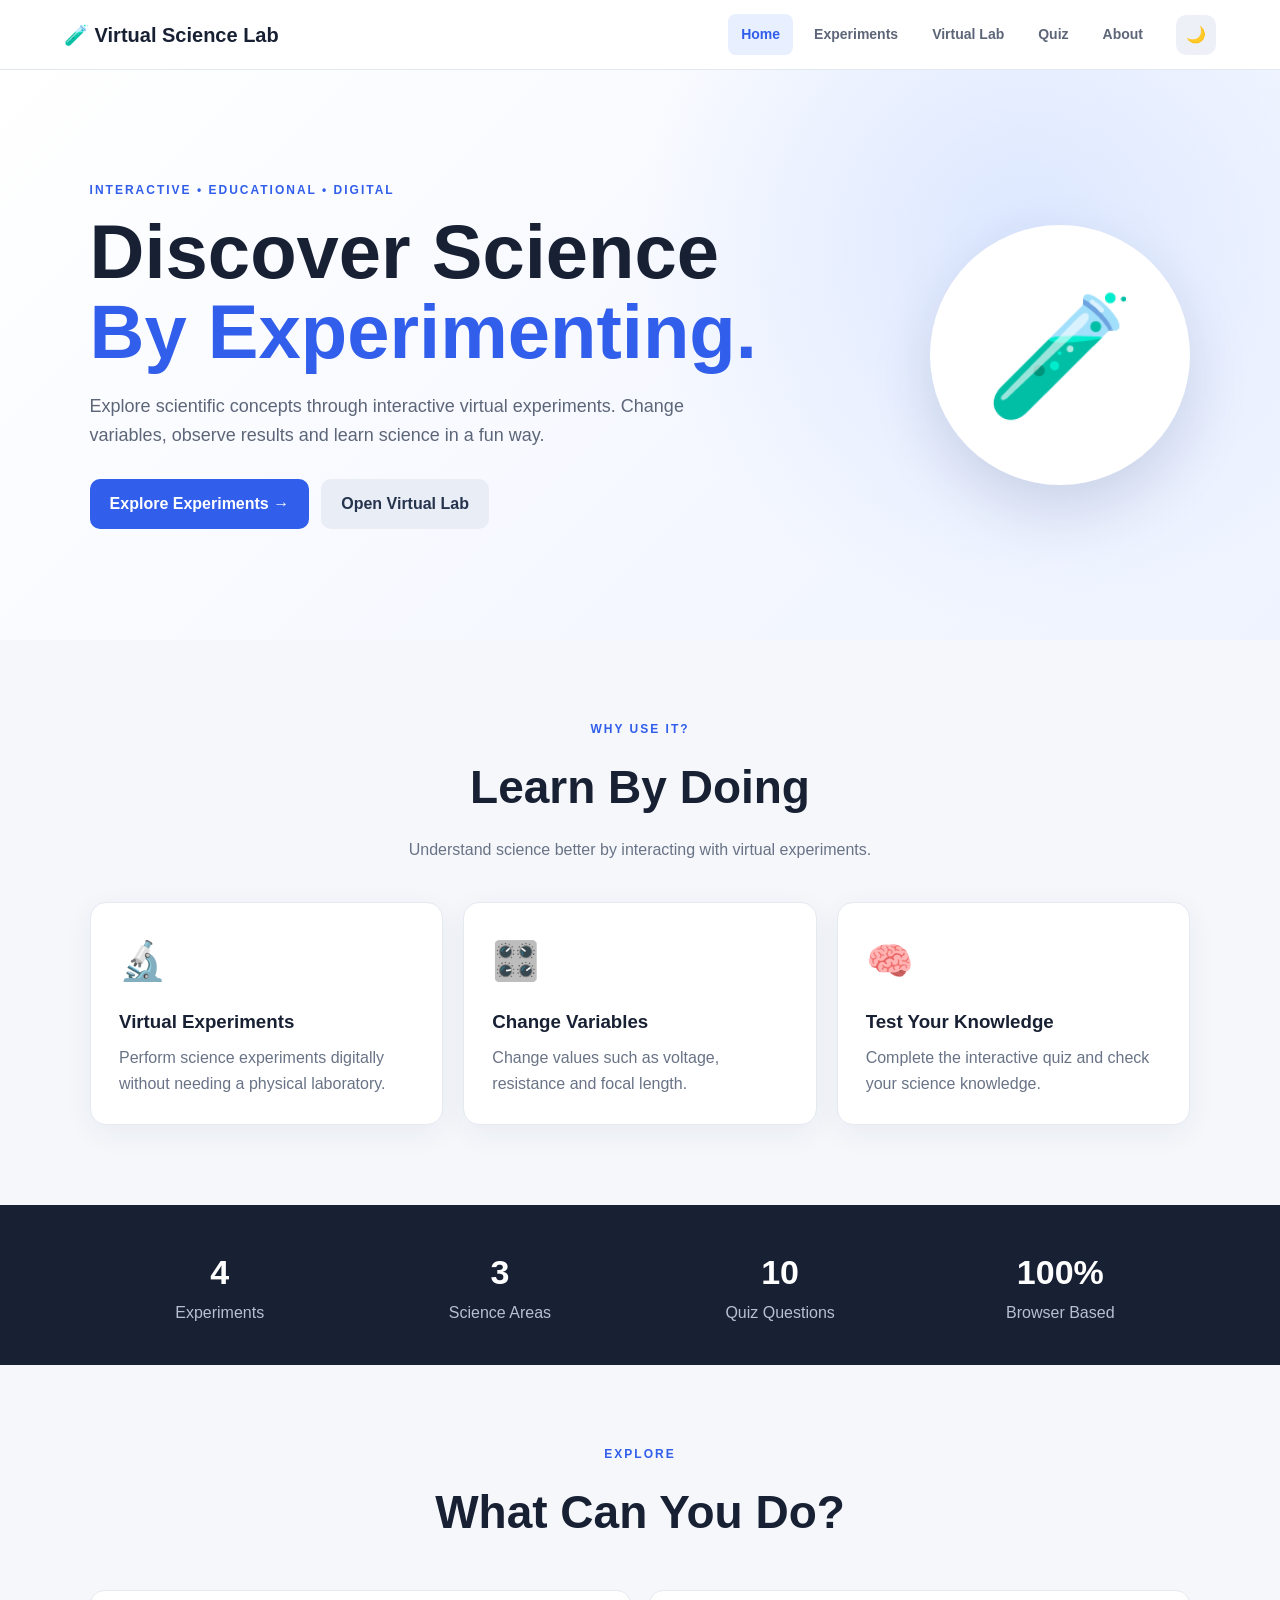
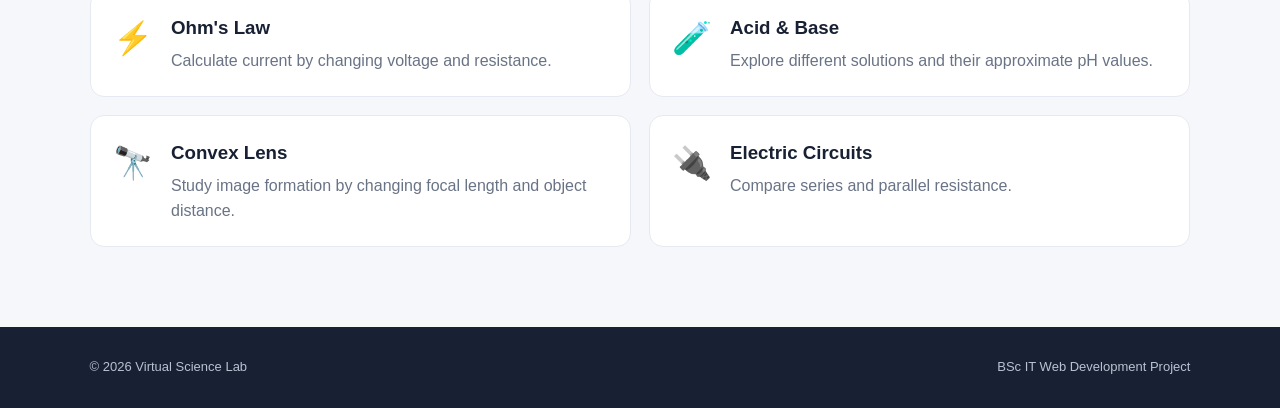
<file: index.html>
<!DOCTYPE html>
<html lang="en">
<head>
    <meta charset="UTF-8">
    <meta name="viewport" content="width=device-width, initial-scale=1.0">
    <title>Virtual Science Lab</title>
    <link rel="stylesheet" href="css/style.css">
</head>

<body>

<header>
    <div class="logo">🧪 Virtual Science Lab</div>

    <button class="menu-btn" onclick="toggleMenu()">☰</button>

    <nav id="nav">
        <a href="index.html" class="active">Home</a>
        <a href="experiments.html">Experiments</a>
        <a href="lab.html">Virtual Lab</a>
        <a href="quiz.html">Quiz</a>
        <a href="about.html">About</a>
    </nav>

    <button class="theme-btn" onclick="toggleTheme()">🌙</button>
</header>

<main>

<section class="hero">

    <div class="hero-content">

        <p class="eyebrow">INTERACTIVE • EDUCATIONAL • DIGITAL</p>

        <h1>
            Discover Science<br>
            <span>By Experimenting.</span>
        </h1>

        <p class="hero-text">
            Explore scientific concepts through interactive
            virtual experiments. Change variables, observe
            results and learn science in a fun way.
        </p>

        <div class="buttons">
            <a href="experiments.html" class="btn">
                Explore Experiments →
            </a>

            <a href="lab.html" class="btn secondary">
                Open Virtual Lab
            </a>
        </div>

    </div>

    <div class="hero-icon">
        🧪
    </div>

</section>


<section class="section">

    <div class="section-title">
        <p class="eyebrow">WHY USE IT?</p>
        <h2>Learn By Doing</h2>
        <p>
            Understand science better by interacting
            with virtual experiments.
        </p>
    </div>

    <div class="cards">

        <div class="card">
            <div class="card-icon">🔬</div>
            <h3>Virtual Experiments</h3>
            <p>
                Perform science experiments digitally
                without needing a physical laboratory.
            </p>
        </div>

        <div class="card">
            <div class="card-icon">🎛️</div>
            <h3>Change Variables</h3>
            <p>
                Change values such as voltage,
                resistance and focal length.
            </p>
        </div>

        <div class="card">
            <div class="card-icon">🧠</div>
            <h3>Test Your Knowledge</h3>
            <p>
                Complete the interactive quiz and
                check your science knowledge.
            </p>
        </div>

    </div>

</section>


<section class="stats">

    <div>
        <strong>4</strong>
        <span>Experiments</span>
    </div>

    <div>
        <strong>3</strong>
        <span>Science Areas</span>
    </div>

    <div>
        <strong>10</strong>
        <span>Quiz Questions</span>
    </div>

    <div>
        <strong>100%</strong>
        <span>Browser Based</span>
    </div>

</section>


<section class="section">

    <div class="section-title">
        <p class="eyebrow">EXPLORE</p>
        <h2>What Can You Do?</h2>
    </div>

    <div class="feature-grid">

        <div class="feature">
            <span>⚡</span>
            <div>
                <h3>Ohm's Law</h3>
                <p>
                    Calculate current by changing voltage
                    and resistance.
                </p>
            </div>
        </div>

        <div class="feature">
            <span>🧪</span>
            <div>
                <h3>Acid & Base</h3>
                <p>
                    Explore different solutions and
                    their approximate pH values.
                </p>
            </div>
        </div>

        <div class="feature">
            <span>🔭</span>
            <div>
                <h3>Convex Lens</h3>
                <p>
                    Study image formation by changing
                    focal length and object distance.
                </p>
            </div>
        </div>

        <div class="feature">
            <span>🔌</span>
            <div>
                <h3>Electric Circuits</h3>
                <p>
                    Compare series and parallel
                    resistance.
                </p>
            </div>
        </div>

    </div>

</section>

</main>


<footer>
    <p>© 2026 Virtual Science Lab</p>
    <p>BSc IT Web Development Project</p>
</footer>


<script src="js/script.js"></script>

</body>
</html>
</file>
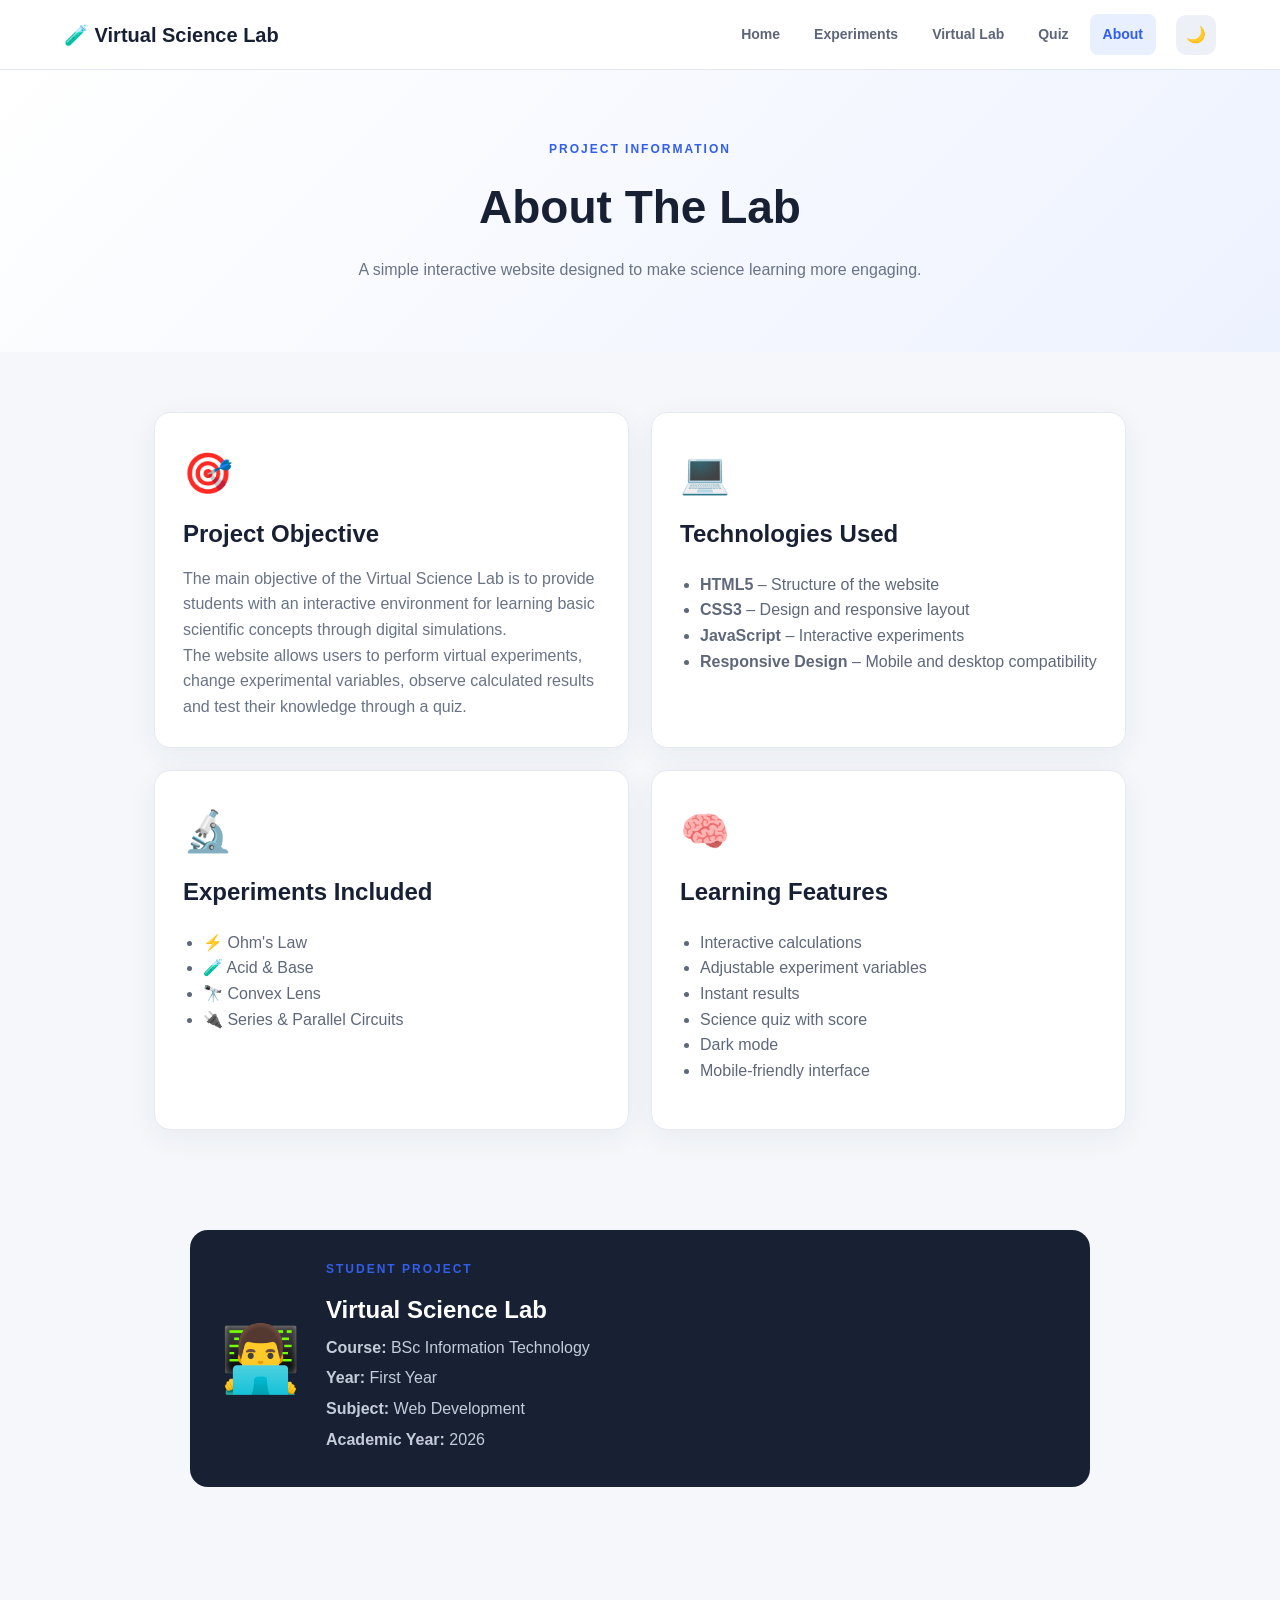
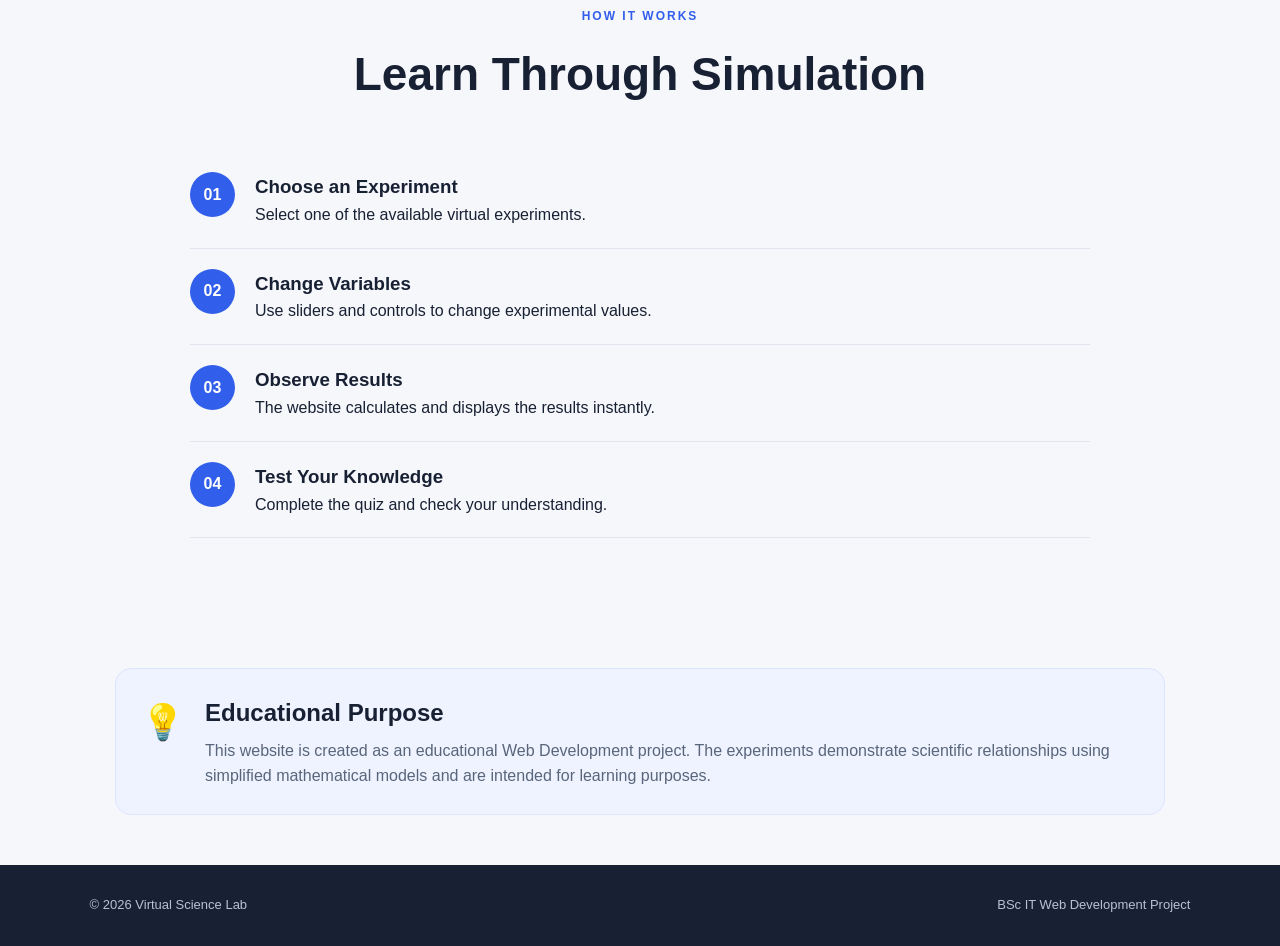
<file: about.html>
<!DOCTYPE html>
<html lang="en">

<head>

    <meta charset="UTF-8">

    <meta name="viewport"
          content="width=device-width, initial-scale=1.0">

    <title>About | Virtual Science Lab</title>

    <link rel="stylesheet"
          href="css/style.css">

</head>

<body>

<header>

    <div class="logo">
        🧪 Virtual Science Lab
    </div>

    <button class="menu-btn"
            onclick="toggleMenu()">
        ☰
    </button>

    <nav id="nav">

        <a href="index.html">
            Home
        </a>

        <a href="experiments.html">
            Experiments
        </a>

        <a href="lab.html">
            Virtual Lab
        </a>

        <a href="quiz.html">
            Quiz
        </a>

        <a href="about.html"
           class="active">
            About
        </a>

    </nav>

    <button class="theme-btn"
            onclick="toggleTheme()">
        🌙
    </button>

</header>


<main>


<!-- PAGE HEADER -->

<section class="page-header">

    <p class="eyebrow">
        PROJECT INFORMATION
    </p>

    <h1>
        About The Lab
    </h1>

    <p>
        A simple interactive website designed
        to make science learning more engaging.
    </p>

</section>


<!-- PROJECT INTRODUCTION -->

<section class="about-grid">


    <div class="about-card">

        <div class="about-icon">
            🎯
        </div>

        <h2>
            Project Objective
        </h2>

        <p>
            The main objective of the Virtual Science
            Lab is to provide students with an interactive
            environment for learning basic scientific
            concepts through digital simulations.
        </p>

        <p>
            The website allows users to perform virtual
            experiments, change experimental variables,
            observe calculated results and test their
            knowledge through a quiz.
        </p>

    </div>


    <div class="about-card">

        <div class="about-icon">
            💻
        </div>

        <h2>
            Technologies Used
        </h2>

        <ul>

            <li>
                <strong>HTML5</strong> –
                Structure of the website
            </li>

            <li>
                <strong>CSS3</strong> –
                Design and responsive layout
            </li>

            <li>
                <strong>JavaScript</strong> –
                Interactive experiments
            </li>

            <li>
                <strong>Responsive Design</strong> –
                Mobile and desktop compatibility
            </li>

        </ul>

    </div>


    <div class="about-card">

        <div class="about-icon">
            🔬
        </div>

        <h2>
            Experiments Included
        </h2>

        <ul>

            <li>
                ⚡ Ohm's Law
            </li>

            <li>
                🧪 Acid & Base
            </li>

            <li>
                🔭 Convex Lens
            </li>

            <li>
                🔌 Series & Parallel Circuits
            </li>

        </ul>

    </div>


    <div class="about-card">

        <div class="about-icon">
            🧠
        </div>

        <h2>
            Learning Features
        </h2>

        <ul>

            <li>
                Interactive calculations
            </li>

            <li>
                Adjustable experiment variables
            </li>

            <li>
                Instant results
            </li>

            <li>
                Science quiz with score
            </li>

            <li>
                Dark mode
            </li>

            <li>
                Mobile-friendly interface
            </li>

        </ul>

    </div>

</section>


<!-- STUDENT DETAILS -->

<section class="student-section">

    <div class="student-card">

        <div class="student-icon">
            👨‍💻
        </div>

        <div>

            <p class="eyebrow">
                STUDENT PROJECT
            </p>

            <h2>
                Virtual Science Lab
            </h2>

            <div class="student-details">

                <p>
                    <strong>Course:</strong>
                    BSc Information Technology
                </p>

                <p>
                    <strong>Year:</strong>
                    First Year
                </p>

                <p>
                    <strong>Subject:</strong>
                    Web Development
                </p>

                <p>
                    <strong>Academic Year:</strong>
                    2026
                </p>

            </div>

        </div>

    </div>

</section>


<!-- HOW IT WORKS -->

<section class="section">

    <div class="section-title">

        <p class="eyebrow">
            HOW IT WORKS
        </p>

        <h2>
            Learn Through Simulation
        </h2>

    </div>


    <div class="steps">

        <div class="step">

            <span>01</span>

            <div>

                <h3>
                    Choose an Experiment
                </h3>

                <p>
                    Select one of the available
                    virtual experiments.
                </p>

            </div>

        </div>


        <div class="step">

            <span>02</span>

            <div>

                <h3>
                    Change Variables
                </h3>

                <p>
                    Use sliders and controls to
                    change experimental values.
                </p>

            </div>

        </div>


        <div class="step">

            <span>03</span>

            <div>

                <h3>
                    Observe Results
                </h3>

                <p>
                    The website calculates and
                    displays the results instantly.
                </p>

            </div>

        </div>


        <div class="step">

            <span>04</span>

            <div>

                <h3>
                    Test Your Knowledge
                </h3>

                <p>
                    Complete the quiz and check
                    your understanding.
                </p>

            </div>

        </div>

    </div>

</section>


<!-- NOTE -->

<section class="info-section">

    <div class="info-box">

        <div class="info-icon">
            💡
        </div>

        <div>

            <h2>
                Educational Purpose
            </h2>

            <p>
                This website is created as an educational
                Web Development project. The experiments
                demonstrate scientific relationships using
                simplified mathematical models and are
                intended for learning purposes.
            </p>

        </div>

    </div>

</section>

</main>


<footer>

    <p>
        © 2026 Virtual Science Lab
    </p>

    <p>
        BSc IT Web Development Project
    </p>

</footer>


<script src="js/script.js"></script>

</body>

</html>
</file>
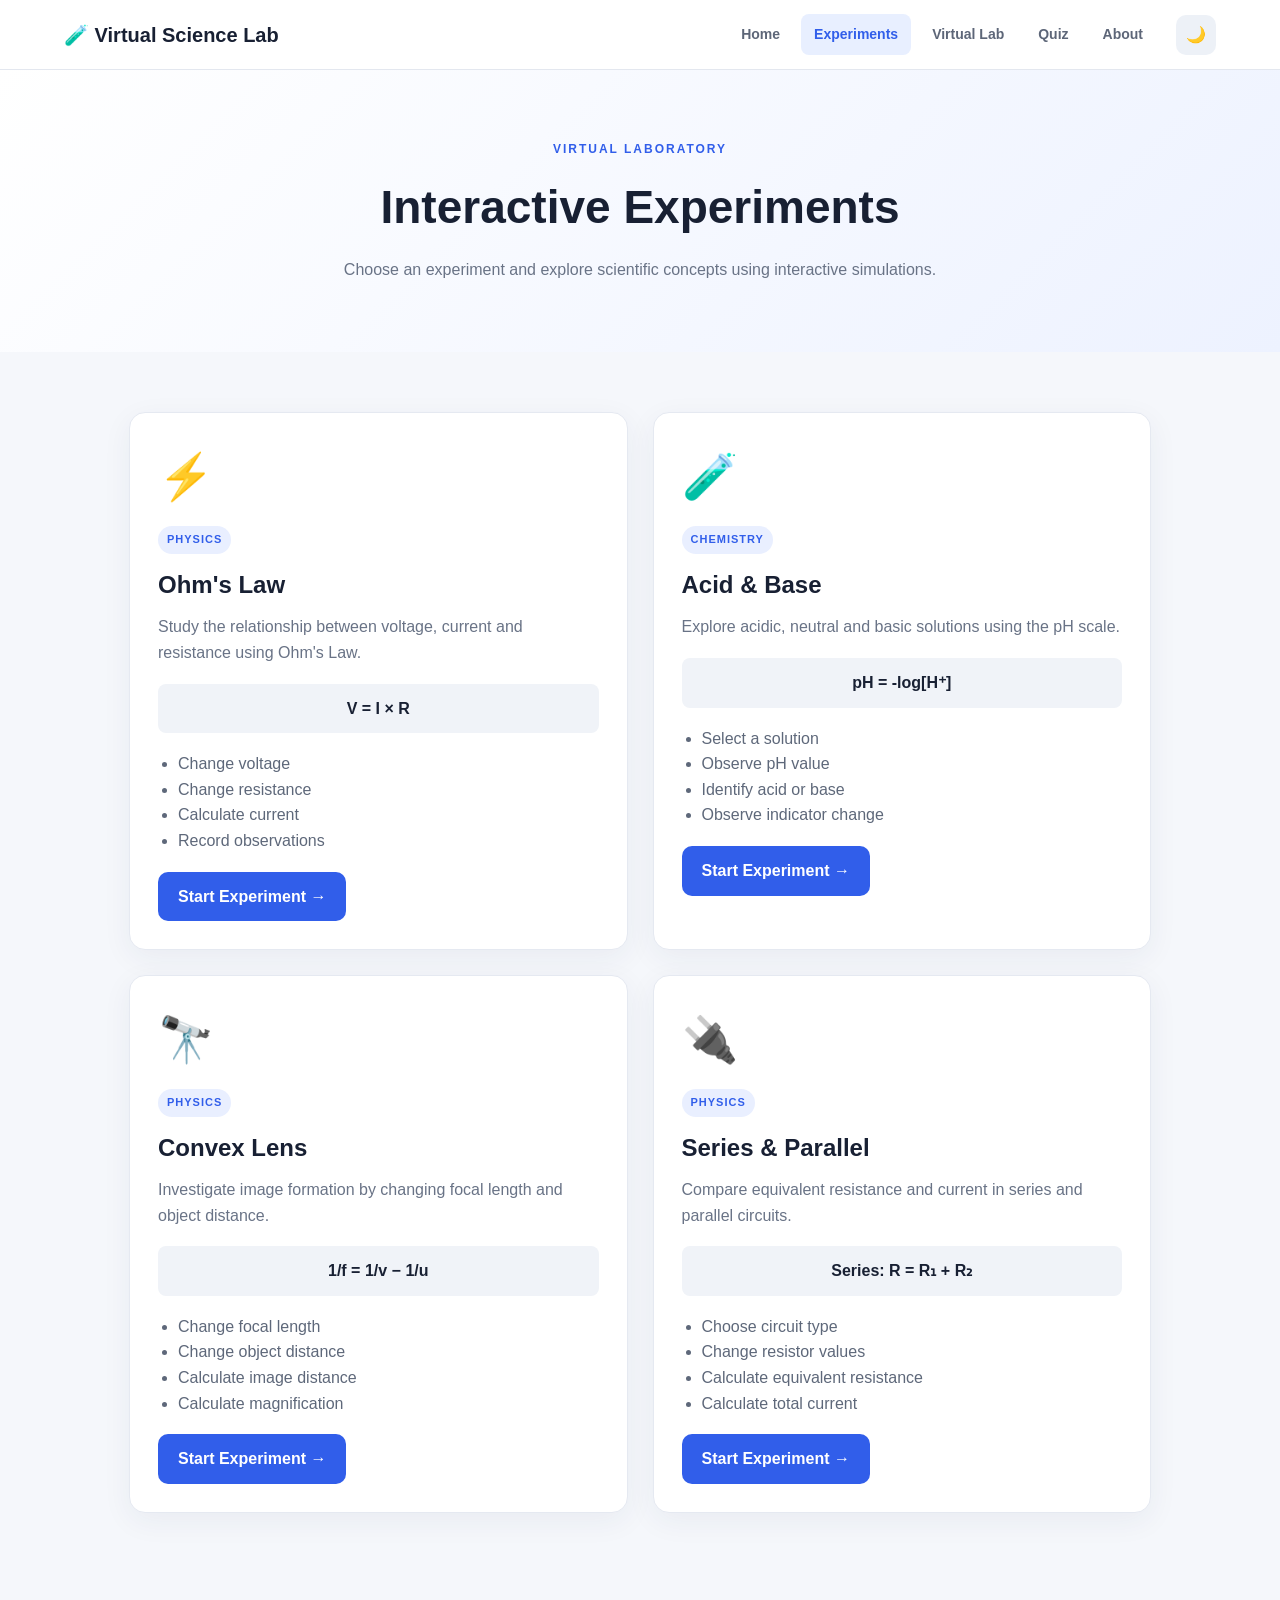
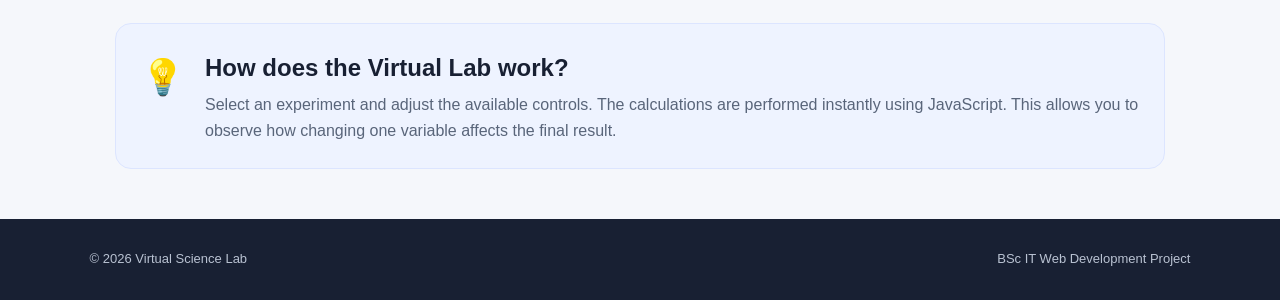
<file: experiments.html>
<!DOCTYPE html>
<html lang="en">
<head>
    <meta charset="UTF-8">
    <meta name="viewport" content="width=device-width, initial-scale=1.0">
    <title>Experiments | Virtual Science Lab</title>
    <link rel="stylesheet" href="css/style.css">
</head>

<body>

<header>
    <div class="logo">🧪 Virtual Science Lab</div>

    <button class="menu-btn" onclick="toggleMenu()">☰</button>

    <nav id="nav">
        <a href="index.html">Home</a>
        <a href="experiments.html" class="active">Experiments</a>
        <a href="lab.html">Virtual Lab</a>
        <a href="quiz.html">Quiz</a>
        <a href="about.html">About</a>
    </nav>

    <button class="theme-btn" onclick="toggleTheme()">🌙</button>
</header>


<main>

<section class="page-header">

    <p class="eyebrow">VIRTUAL LABORATORY</p>

    <h1>Interactive Experiments</h1>

    <p>
        Choose an experiment and explore scientific
        concepts using interactive simulations.
    </p>

</section>


<section class="experiment-grid">


    <!-- OHM'S LAW -->

    <article class="experiment-card">

        <div class="experiment-icon">⚡</div>

        <span class="badge">PHYSICS</span>

        <h2>Ohm's Law</h2>

        <p>
            Study the relationship between voltage,
            current and resistance using Ohm's Law.
        </p>

        <div class="formula">
            V = I × R
        </div>

        <ul>
            <li>Change voltage</li>
            <li>Change resistance</li>
            <li>Calculate current</li>
            <li>Record observations</li>
        </ul>

        <a href="lab.html#ohm" class="btn">
            Start Experiment →
        </a>

    </article>


    <!-- ACID AND BASE -->

    <article class="experiment-card">

        <div class="experiment-icon">🧪</div>

        <span class="badge">CHEMISTRY</span>

        <h2>Acid & Base</h2>

        <p>
            Explore acidic, neutral and basic solutions
            using the pH scale.
        </p>

        <div class="formula">
            pH = -log[H⁺]
        </div>

        <ul>
            <li>Select a solution</li>
            <li>Observe pH value</li>
            <li>Identify acid or base</li>
            <li>Observe indicator change</li>
        </ul>

        <a href="lab.html#ph" class="btn">
            Start Experiment →
        </a>

    </article>


    <!-- CONVEX LENS -->

    <article class="experiment-card">

        <div class="experiment-icon">🔭</div>

        <span class="badge">PHYSICS</span>

        <h2>Convex Lens</h2>

        <p>
            Investigate image formation by changing
            focal length and object distance.
        </p>

        <div class="formula">
            1/f = 1/v − 1/u
        </div>

        <ul>
            <li>Change focal length</li>
            <li>Change object distance</li>
            <li>Calculate image distance</li>
            <li>Calculate magnification</li>
        </ul>

        <a href="lab.html#lens" class="btn">
            Start Experiment →
        </a>

    </article>


    <!-- SERIES AND PARALLEL -->

    <article class="experiment-card">

        <div class="experiment-icon">🔌</div>

        <span class="badge">PHYSICS</span>

        <h2>Series & Parallel</h2>

        <p>
            Compare equivalent resistance and current
            in series and parallel circuits.
        </p>

        <div class="formula">
            Series: R = R₁ + R₂
        </div>

        <ul>
            <li>Choose circuit type</li>
            <li>Change resistor values</li>
            <li>Calculate equivalent resistance</li>
            <li>Calculate total current</li>
        </ul>

        <a href="lab.html#circuit" class="btn">
            Start Experiment →
        </a>

    </article>

</section>


<section class="info-section">

    <div class="info-box">

        <div class="info-icon">💡</div>

        <div>

            <h2>How does the Virtual Lab work?</h2>

            <p>
                Select an experiment and adjust the
                available controls. The calculations
                are performed instantly using JavaScript.
                This allows you to observe how changing
                one variable affects the final result.
            </p>

        </div>

    </div>

</section>

</main>


<footer>

    <p>© 2026 Virtual Science Lab</p>
    <p>BSc IT Web Development Project</p>

</footer>


<script src="js/script.js"></script>

</body>
</html>
</file>
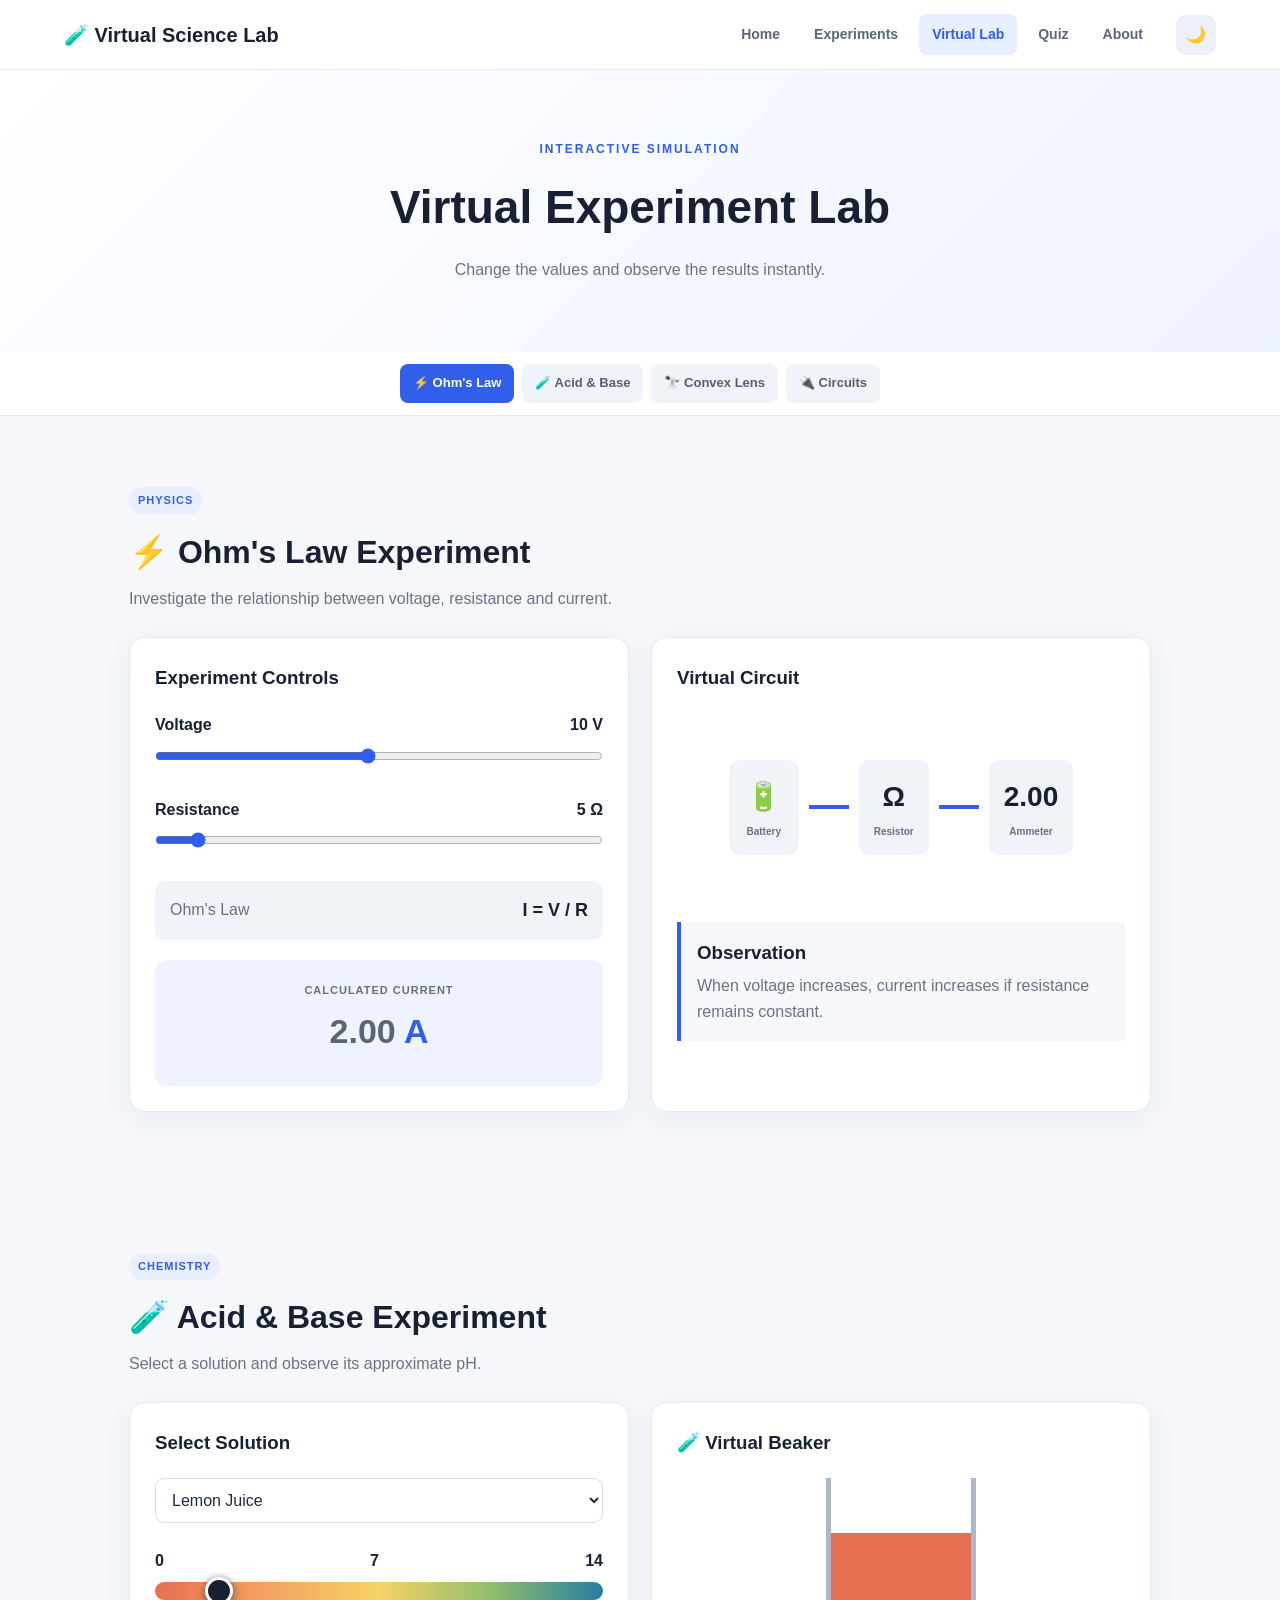
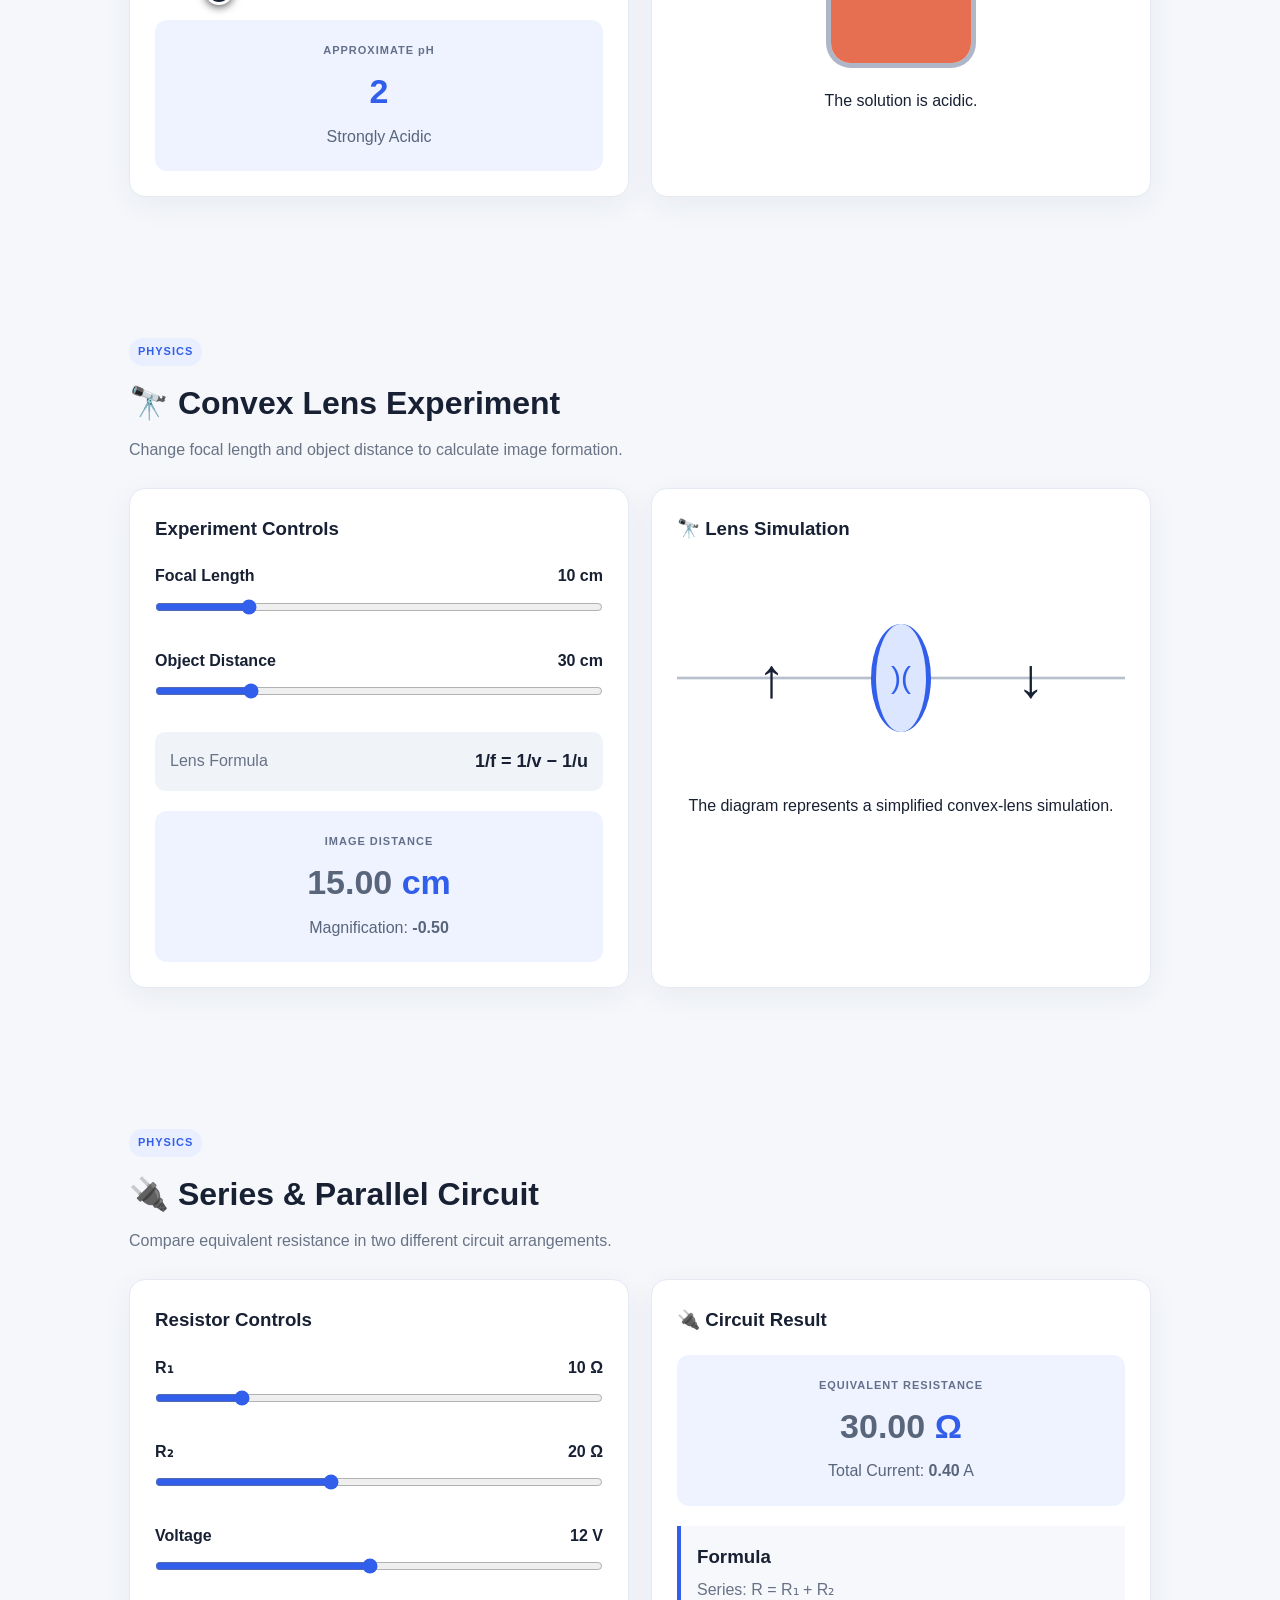
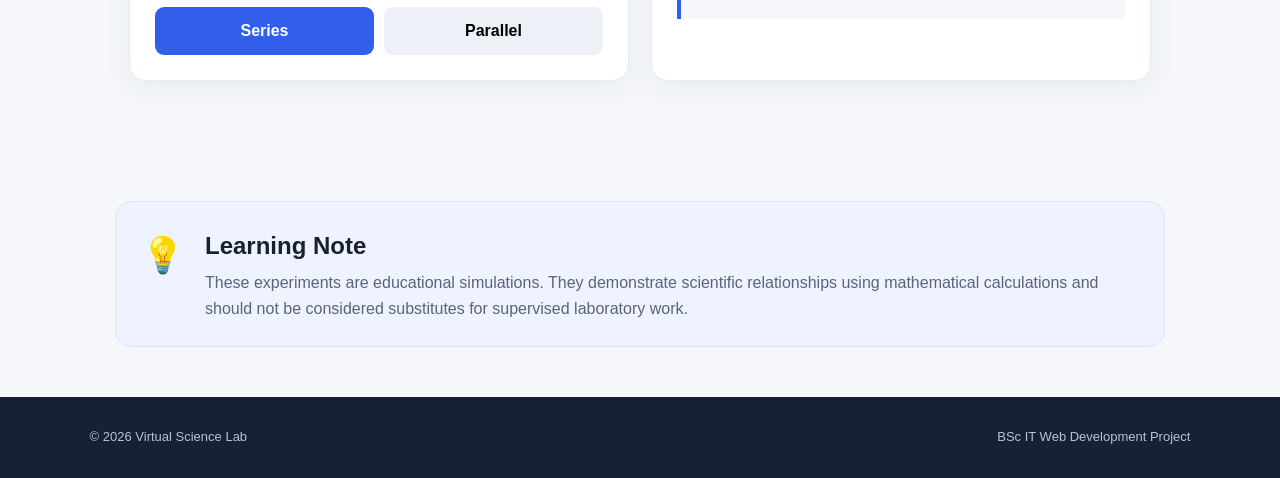
<file: lab.html>
<!DOCTYPE html>
<html lang="en">
<head>
    <meta charset="UTF-8">
    <meta name="viewport" content="width=device-width, initial-scale=1.0">

    <title>Virtual Lab | Virtual Science Lab</title>

    <link rel="stylesheet" href="css/style.css">
</head>

<body>

<header>

    <div class="logo">🧪 Virtual Science Lab</div>

    <button class="menu-btn" onclick="toggleMenu()">☰</button>

    <nav id="nav">
        <a href="index.html">Home</a>
        <a href="experiments.html">Experiments</a>
        <a href="lab.html" class="active">Virtual Lab</a>
        <a href="quiz.html">Quiz</a>
        <a href="about.html">About</a>
    </nav>

    <button class="theme-btn" onclick="toggleTheme()">🌙</button>

</header>


<main>

<section class="page-header">

    <p class="eyebrow">INTERACTIVE SIMULATION</p>

    <h1>Virtual Experiment Lab</h1>

    <p>
        Change the values and observe the results instantly.
    </p>

</section>


<!-- EXPERIMENT NAVIGATION -->

<div class="lab-navigation">

    <a href="#ohm" class="lab-link active">
        ⚡ Ohm's Law
    </a>

    <a href="#ph" class="lab-link">
        🧪 Acid & Base
    </a>

    <a href="#lens" class="lab-link">
        🔭 Convex Lens
    </a>

    <a href="#circuit" class="lab-link">
        🔌 Circuits
    </a>

</div>


<!-- ================================= -->
<!-- OHM'S LAW -->
<!-- ================================= -->

<section class="lab-section" id="ohm">

    <div class="lab-title">

        <span class="badge">PHYSICS</span>

        <h2>⚡ Ohm's Law Experiment</h2>

        <p>
            Investigate the relationship between voltage,
            resistance and current.
        </p>

    </div>


    <div class="lab-layout">


        <!-- CONTROLS -->

        <div class="lab-card">

            <h3>Experiment Controls</h3>

            <div class="control-group">

                <label>
                    Voltage

                    <strong>
                        <span id="voltageValue">10</span> V
                    </strong>
                </label>

                <input
                    type="range"
                    id="voltage"
                    min="1"
                    max="20"
                    value="10"
                >

            </div>


            <div class="control-group">

                <label>
                    Resistance

                    <strong>
                        <span id="resistanceValue">5</span> Ω
                    </strong>
                </label>

                <input
                    type="range"
                    id="resistance"
                    min="1"
                    max="50"
                    value="5"
                >

            </div>


            <div class="formula-box">

                <span>Ohm's Law</span>

                <strong>
                    I = V / R
                </strong>

            </div>


            <div class="result-box">

                <small>CALCULATED CURRENT</small>

                <strong>
                    <span id="currentValue">2.00</span> A
                </strong>

            </div>

        </div>


        <!-- SIMULATION -->

        <div class="lab-card">

            <h3>Virtual Circuit</h3>

            <div class="circuit-display">

                <div class="component">
                    🔋
                    <small>Battery</small>
                </div>

                <div class="wire"></div>

                <div class="component">
                    Ω
                    <small>Resistor</small>
                </div>

                <div class="wire"></div>

                <div class="component">
                    <span id="meterValue">2.00</span>
                    <small>Ammeter</small>
                </div>

            </div>


            <div class="observation">

                <h3>Observation</h3>

                <p>
                    When voltage increases, current increases
                    if resistance remains constant.
                </p>

            </div>

        </div>

    </div>

</section>


<!-- ================================= -->
<!-- ACID BASE -->
<!-- ================================= -->

<section class="lab-section" id="ph">

    <div class="lab-title">

        <span class="badge">CHEMISTRY</span>

        <h2>🧪 Acid & Base Experiment</h2>

        <p>
            Select a solution and observe its approximate pH.
        </p>

    </div>


    <div class="lab-layout">


        <div class="lab-card">

            <h3>Select Solution</h3>

            <select id="solution">

                <option value="2">
                    Lemon Juice
                </option>

                <option value="3">
                    Vinegar
                </option>

                <option value="7">
                    Pure Water
                </option>

                <option value="8">
                    Baking Soda Solution
                </option>

                <option value="10">
                    Soap Solution
                </option>

                <option value="13">
                    Strong Base Simulation
                </option>

            </select>


            <div class="ph-scale">

                <span>0</span>
                <span>7</span>
                <span>14</span>

            </div>


            <div class="ph-indicator">

                <div
                    id="phMarker"
                    class="ph-marker">
                </div>

            </div>


            <div class="result-box">

                <small>APPROXIMATE pH</small>

                <strong id="phValue">2</strong>

                <span id="phType">
                    Strongly Acidic
                </span>

            </div>

        </div>


        <div class="lab-card">

            <h3>🧪 Virtual Beaker</h3>

            <div class="beaker">

                <div
                    id="liquid"
                    class="liquid">
                </div>

            </div>

            <p
                id="indicatorText"
                class="center">
                The solution is acidic.
            </p>

        </div>

    </div>

</section>


<!-- ================================= -->
<!-- CONVEX LENS -->
<!-- ================================= -->

<section class="lab-section" id="lens">

    <div class="lab-title">

        <span class="badge">PHYSICS</span>

        <h2>🔭 Convex Lens Experiment</h2>

        <p>
            Change focal length and object distance
            to calculate image formation.
        </p>

    </div>


    <div class="lab-layout">


        <div class="lab-card">

            <h3>Experiment Controls</h3>

            <div class="control-group">

                <label>

                    Focal Length

                    <strong>
                        <span id="focalValue">10</span> cm
                    </strong>

                </label>

                <input
                    type="range"
                    id="focal"
                    min="5"
                    max="30"
                    value="10"
                >

            </div>


            <div class="control-group">

                <label>

                    Object Distance

                    <strong>
                        <span id="objectValue">30</span> cm
                    </strong>

                </label>

                <input
                    type="range"
                    id="objectDistance"
                    min="12"
                    max="100"
                    value="30"
                >

            </div>


            <div class="formula-box">

                <span>Lens Formula</span>

                <strong>
                    1/f = 1/v − 1/u
                </strong>

            </div>


            <div class="result-box">

                <small>IMAGE DISTANCE</small>

                <strong>
                    <span id="imageDistance">15.00</span> cm
                </strong>

                <span>
                    Magnification:
                    <b id="magnification">-0.50</b>
                </span>

            </div>

        </div>


        <div class="lab-card">

            <h3>🔭 Lens Simulation</h3>

            <div class="lens-simulation">

                <div class="lens-axis"></div>

                <div class="convex-lens">
                    )(
                </div>

                <div class="object-arrow">
                    ↑
                </div>

                <div class="image-arrow">
                    ↓
                </div>

            </div>

            <p class="center">
                The diagram represents a simplified
                convex-lens simulation.
            </p>

        </div>

    </div>

</section>


<!-- ================================= -->
<!-- SERIES PARALLEL -->
<!-- ================================= -->

<section class="lab-section" id="circuit">

    <div class="lab-title">

        <span class="badge">PHYSICS</span>

        <h2>🔌 Series & Parallel Circuit</h2>

        <p>
            Compare equivalent resistance in two
            different circuit arrangements.
        </p>

    </div>


    <div class="lab-layout">


        <div class="lab-card">

            <h3>Resistor Controls</h3>

            <div class="control-group">

                <label>

                    R₁

                    <strong>
                        <span id="r1Value">10</span> Ω
                    </strong>

                </label>

                <input
                    type="range"
                    id="r1"
                    min="1"
                    max="50"
                    value="10"
                >

            </div>


            <div class="control-group">

                <label>

                    R₂

                    <strong>
                        <span id="r2Value">20</span> Ω
                    </strong>

                </label>

                <input
                    type="range"
                    id="r2"
                    min="1"
                    max="50"
                    value="20"
                >

            </div>


            <div class="control-group">

                <label>

                    Voltage

                    <strong>
                        <span id="circuitVoltageValue">12</span> V
                    </strong>

                </label>

                <input
                    type="range"
                    id="circuitVoltage"
                    min="1"
                    max="24"
                    value="12"
                >

            </div>


            <div class="circuit-buttons">

                <button
                    id="seriesButton"
                    class="circuit-btn selected">
                    Series
                </button>

                <button
                    id="parallelButton"
                    class="circuit-btn">
                    Parallel
                </button>

            </div>

        </div>


        <div class="lab-card">

            <h3>🔌 Circuit Result</h3>

            <div class="result-box">

                <small>
                    EQUIVALENT RESISTANCE
                </small>

                <strong>
                    <span id="equivalentResistance">
                        30.00
                    </span> Ω
                </strong>

                <span>
                    Total Current:
                    <b id="totalCurrent">0.40</b> A
                </span>

            </div>


            <div class="observation">

                <h3>Formula</h3>

                <p id="circuitFormula">
                    Series:
                    R = R₁ + R₂
                </p>

            </div>

        </div>

    </div>

</section>


<!-- SAFETY NOTE -->

<section class="info-section">

    <div class="info-box">

        <div class="info-icon">
            💡
        </div>

        <div>

            <h2>Learning Note</h2>

            <p>
                These experiments are educational simulations.
                They demonstrate scientific relationships using
                mathematical calculations and should not be
                considered substitutes for supervised laboratory work.
            </p>

        </div>

    </div>

</section>

</main>


<footer>

    <p>© 2026 Virtual Science Lab</p>

    <p>BSc IT Web Development Project</p>

</footer>


<script src="js/script.js"></script>

</body>
</html>
</file>
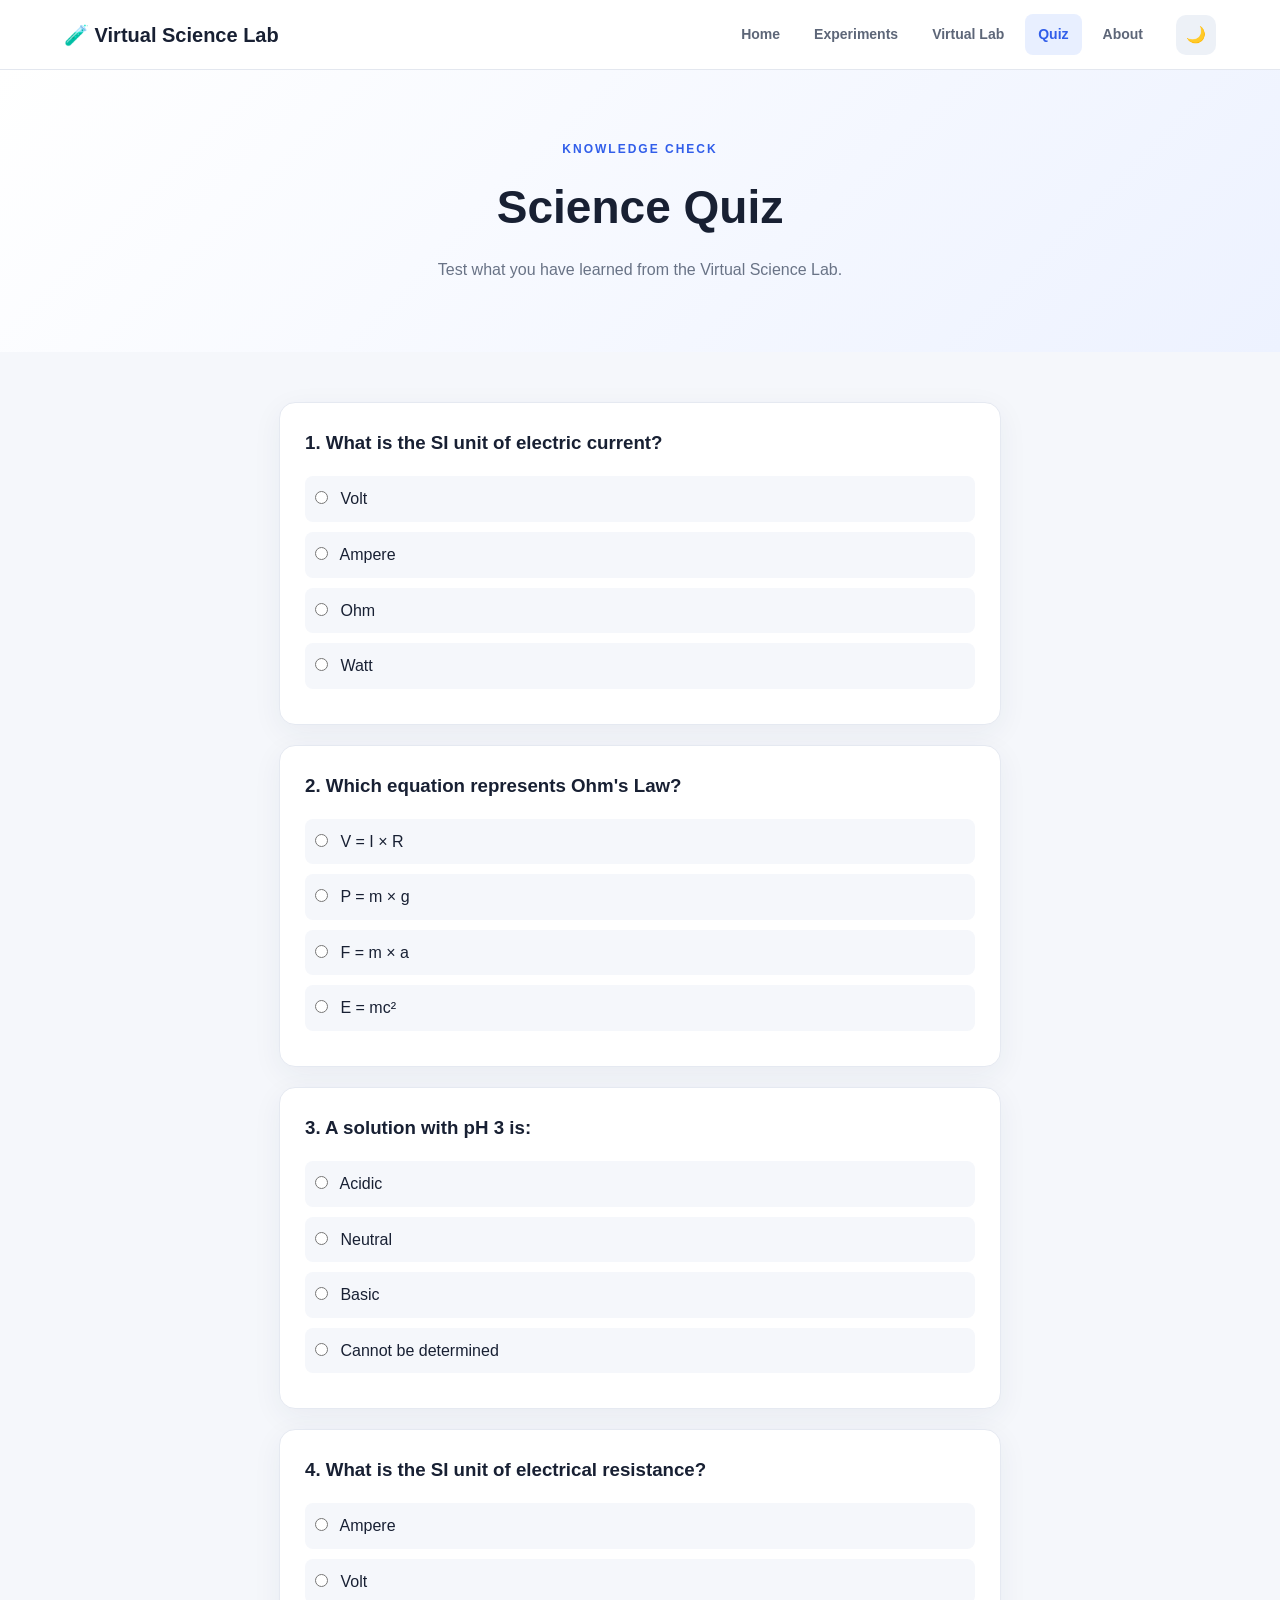
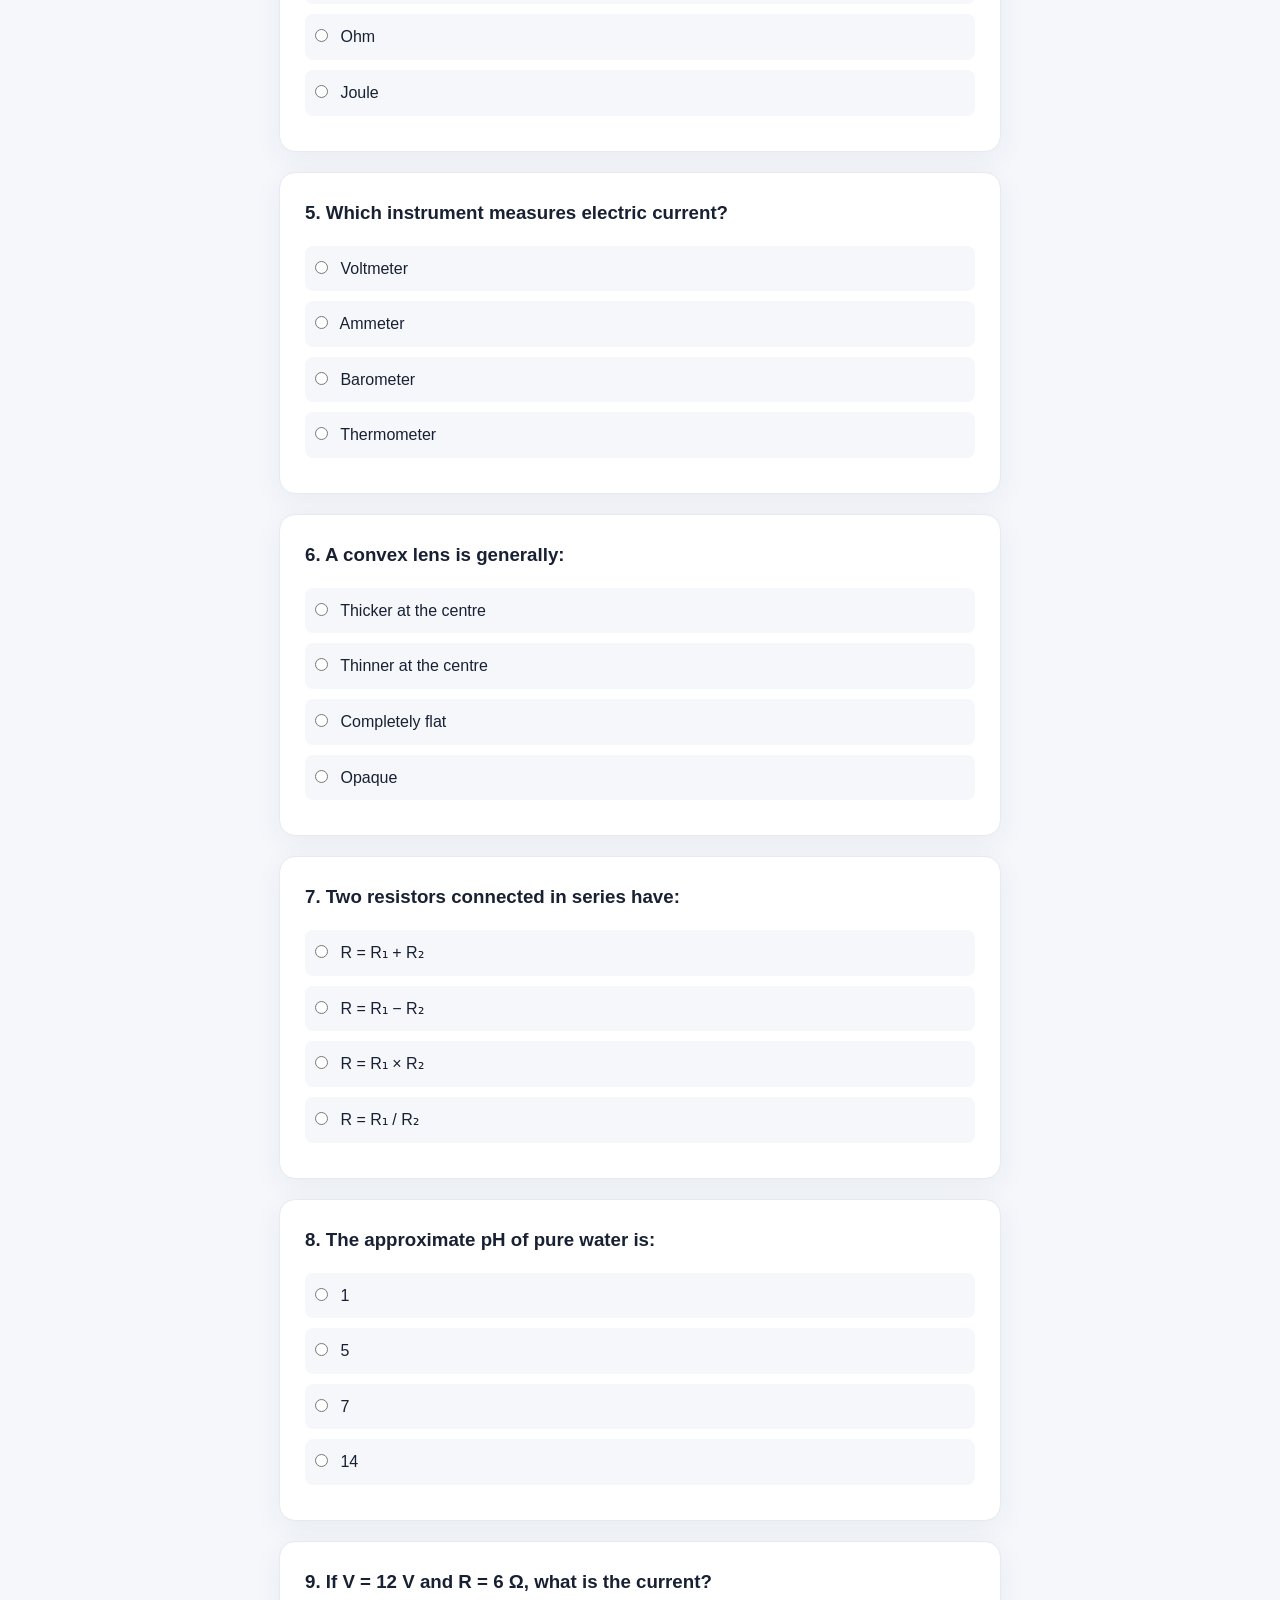
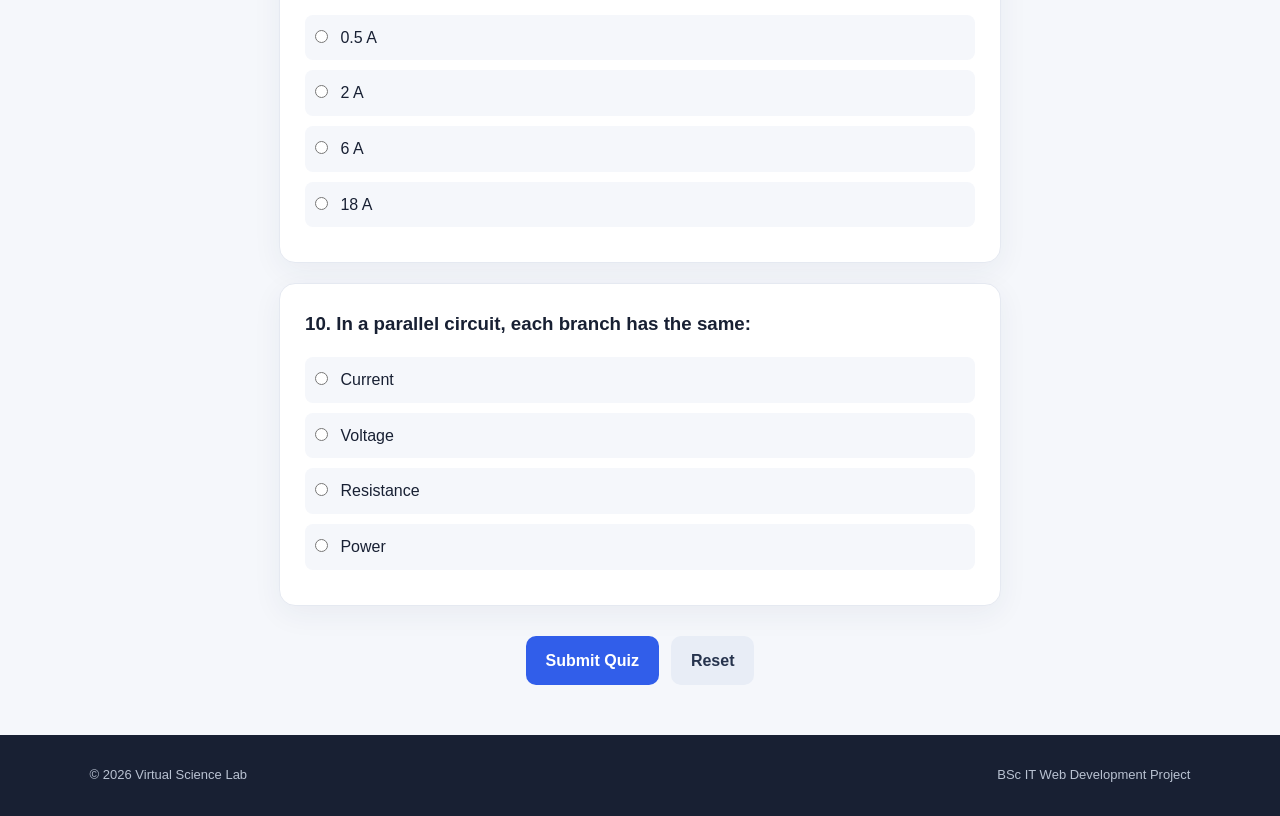
<file: quiz.html>
<!DOCTYPE html>
<html lang="en">

<head>

    <meta charset="UTF-8">

    <meta name="viewport"
          content="width=device-width, initial-scale=1.0">

    <title>Quiz | Virtual Science Lab</title>

    <link rel="stylesheet"
          href="css/style.css">

</head>

<body>

<header>

    <div class="logo">
        🧪 Virtual Science Lab
    </div>

    <button class="menu-btn"
            onclick="toggleMenu()">
        ☰
    </button>

    <nav id="nav">

        <a href="index.html">
            Home
        </a>

        <a href="experiments.html">
            Experiments
        </a>

        <a href="lab.html">
            Virtual Lab
        </a>

        <a href="quiz.html"
           class="active">
            Quiz
        </a>

        <a href="about.html">
            About
        </a>

    </nav>

    <button class="theme-btn"
            onclick="toggleTheme()">
        🌙
    </button>

</header>


<main>


<!-- PAGE TITLE -->

<section class="page-header">

    <p class="eyebrow">
        KNOWLEDGE CHECK
    </p>

    <h1>
        Science Quiz
    </h1>

    <p>
        Test what you have learned from
        the Virtual Science Lab.
    </p>

</section>


<!-- QUIZ -->

<section class="quiz-container">

<form id="scienceQuiz">


<!-- QUESTION 1 -->

<div class="question-card">

    <h3>
        1. What is the SI unit of electric current?
    </h3>

    <label>
        <input type="radio"
               name="q1"
               value="A">
        Volt
    </label>

    <label>
        <input type="radio"
               name="q1"
               value="B">
        Ampere
    </label>

    <label>
        <input type="radio"
               name="q1"
               value="C">
        Ohm
    </label>

    <label>
        <input type="radio"
               name="q1"
               value="D">
        Watt
    </label>

</div>


<!-- QUESTION 2 -->

<div class="question-card">

    <h3>
        2. Which equation represents Ohm's Law?
    </h3>

    <label>
        <input type="radio"
               name="q2"
               value="A">
        V = I × R
    </label>

    <label>
        <input type="radio"
               name="q2"
               value="B">
        P = m × g
    </label>

    <label>
        <input type="radio"
               name="q2"
               value="C">
        F = m × a
    </label>

    <label>
        <input type="radio"
               name="q2"
               value="D">
        E = mc²
    </label>

</div>


<!-- QUESTION 3 -->

<div class="question-card">

    <h3>
        3. A solution with pH 3 is:
    </h3>

    <label>
        <input type="radio"
               name="q3"
               value="A">
        Acidic
    </label>

    <label>
        <input type="radio"
               name="q3"
               value="B">
        Neutral
    </label>

    <label>
        <input type="radio"
               name="q3"
               value="C">
        Basic
    </label>

    <label>
        <input type="radio"
               name="q3"
               value="D">
        Cannot be determined
    </label>

</div>


<!-- QUESTION 4 -->

<div class="question-card">

    <h3>
        4. What is the SI unit of electrical resistance?
    </h3>

    <label>
        <input type="radio"
               name="q4"
               value="A">
        Ampere
    </label>

    <label>
        <input type="radio"
               name="q4"
               value="B">
        Volt
    </label>

    <label>
        <input type="radio"
               name="q4"
               value="C">
        Ohm
    </label>

    <label>
        <input type="radio"
               name="q4"
               value="D">
        Joule
    </label>

</div>


<!-- QUESTION 5 -->

<div class="question-card">

    <h3>
        5. Which instrument measures electric current?
    </h3>

    <label>
        <input type="radio"
               name="q5"
               value="A">
        Voltmeter
    </label>

    <label>
        <input type="radio"
               name="q5"
               value="B">
        Ammeter
    </label>

    <label>
        <input type="radio"
               name="q5"
               value="C">
        Barometer
    </label>

    <label>
        <input type="radio"
               name="q5"
               value="D">
        Thermometer
    </label>

</div>


<!-- QUESTION 6 -->

<div class="question-card">

    <h3>
        6. A convex lens is generally:
    </h3>

    <label>
        <input type="radio"
               name="q6"
               value="A">
        Thicker at the centre
    </label>

    <label>
        <input type="radio"
               name="q6"
               value="B">
        Thinner at the centre
    </label>

    <label>
        <input type="radio"
               name="q6"
               value="C">
        Completely flat
    </label>

    <label>
        <input type="radio"
               name="q6"
               value="D">
        Opaque
    </label>

</div>


<!-- QUESTION 7 -->

<div class="question-card">

    <h3>
        7. Two resistors connected in series have:
    </h3>

    <label>
        <input type="radio"
               name="q7"
               value="A">
        R = R₁ + R₂
    </label>

    <label>
        <input type="radio"
               name="q7"
               value="B">
        R = R₁ − R₂
    </label>

    <label>
        <input type="radio"
               name="q7"
               value="C">
        R = R₁ × R₂
    </label>

    <label>
        <input type="radio"
               name="q7"
               value="D">
        R = R₁ / R₂
    </label>

</div>


<!-- QUESTION 8 -->

<div class="question-card">

    <h3>
        8. The approximate pH of pure water is:
    </h3>

    <label>
        <input type="radio"
               name="q8"
               value="A">
        1
    </label>

    <label>
        <input type="radio"
               name="q8"
               value="B">
        5
    </label>

    <label>
        <input type="radio"
               name="q8"
               value="C">
        7
    </label>

    <label>
        <input type="radio"
               name="q8"
               value="D">
        14
    </label>

</div>


<!-- QUESTION 9 -->

<div class="question-card">

    <h3>
        9. If V = 12 V and R = 6 Ω,
        what is the current?
    </h3>

    <label>
        <input type="radio"
               name="q9"
               value="A">
        0.5 A
    </label>

    <label>
        <input type="radio"
               name="q9"
               value="B">
        2 A
    </label>

    <label>
        <input type="radio"
               name="q9"
               value="C">
        6 A
    </label>

    <label>
        <input type="radio"
               name="q9"
               value="D">
        18 A
    </label>

</div>


<!-- QUESTION 10 -->

<div class="question-card">

    <h3>
        10. In a parallel circuit,
        each branch has the same:
    </h3>

    <label>
        <input type="radio"
               name="q10"
               value="A">
        Current
    </label>

    <label>
        <input type="radio"
               name="q10"
               value="B">
        Voltage
    </label>

    <label>
        <input type="radio"
               name="q10"
               value="C">
        Resistance
    </label>

    <label>
        <input type="radio"
               name="q10"
               value="D">
        Power
    </label>

</div>


<!-- BUTTONS -->

<div class="quiz-buttons">

    <button type="button"
            class="btn"
            onclick="checkQuiz()">
        Submit Quiz
    </button>

    <button type="button"
            class="btn secondary"
            onclick="resetQuiz()">
        Reset
    </button>

</div>


</form>


<!-- RESULT -->

<div id="quizResult"
     class="quiz-result">
</div>


</section>

</main>


<footer>

    <p>
        © 2026 Virtual Science Lab
    </p>

    <p>
        BSc IT Web Development Project
    </p>

</footer>


<script src="js/script.js"></script>

</body>

</html>
</file>
<file: css/style.css>
/* =========================================
   VIRTUAL SCIENCE LAB
   Main Stylesheet
   ========================================= */

* {
    margin: 0;
    padding: 0;
    box-sizing: border-box;
}

html {
    scroll-behavior: smooth;
}

body {
    font-family: Arial, Helvetica, sans-serif;
    background: #f5f7fb;
    color: #182033;
    line-height: 1.6;
}

a {
    text-decoration: none;
    color: inherit;
}

button,
input,
select {
    font: inherit;
}


/* =========================================
   HEADER
   ========================================= */

header {
    position: sticky;
    top: 0;
    z-index: 1000;

    min-height: 70px;
    padding: 12px 5%;

    display: flex;
    align-items: center;
    gap: 20px;

    background: rgba(255, 255, 255, 0.96);
    border-bottom: 1px solid #e3e7ef;
}

.logo {
    font-size: 20px;
    font-weight: 800;
    white-space: nowrap;
}

nav {
    margin-left: auto;

    display: flex;
    align-items: center;
    gap: 8px;
}

nav a {
    padding: 9px 13px;
    border-radius: 8px;

    font-size: 14px;
    font-weight: 600;

    color: #5d6678;

    transition: 0.2s;
}

nav a:hover,
nav a.active {
    background: #e8efff;
    color: #315eea;
}

.theme-btn,
.menu-btn {
    border: 0;
    cursor: pointer;

    width: 40px;
    height: 40px;

    border-radius: 10px;

    background: #edf1f7;
}

.menu-btn {
    display: none;
}


/* =========================================
   HERO
   ========================================= */

.hero {
    min-height: 570px;
    padding: 80px 7%;

    display: flex;
    align-items: center;
    justify-content: space-between;
    gap: 50px;

    background:
        radial-gradient(
            circle at 80% 30%,
            #dce7ff,
            transparent 35%
        ),
        linear-gradient(
            135deg,
            #ffffff,
            #eef3ff
        );
}

.hero-content {
    max-width: 680px;
}

.eyebrow {
    margin-bottom: 12px;

    font-size: 12px;
    font-weight: 800;
    letter-spacing: 2px;

    color: #315eea;
}

.hero h1 {
    margin-bottom: 20px;

    font-size: clamp(42px, 7vw, 76px);
    line-height: 1.05;
}

.hero h1 span {
    color: #315eea;
}

.hero-text {
    max-width: 600px;
    margin-bottom: 30px;

    font-size: 18px;
    color: #5d6678;
}

.buttons {
    display: flex;
    flex-wrap: wrap;
    gap: 12px;
}

.btn {
    display: inline-flex;
    align-items: center;
    justify-content: center;

    min-height: 46px;
    padding: 12px 20px;

    border: 0;
    border-radius: 10px;

    background: #315eea;
    color: white;

    font-weight: 700;
    cursor: pointer;

    transition: 0.2s;
}

.btn:hover {
    transform: translateY(-2px);
    opacity: 0.9;
}

.btn.secondary {
    background: #e8edf6;
    color: #26334d;
}

.hero-icon {
    width: 260px;
    height: 260px;

    display: grid;
    place-items: center;

    border-radius: 50%;

    background: white;

    font-size: 120px;

    box-shadow:
        0 25px 60px rgba(30, 50, 100, 0.15);

    animation: float 3s ease-in-out infinite;
}

@keyframes float {
    0%,
    100% {
        transform: translateY(0);
    }

    50% {
        transform: translateY(-12px);
    }
}


/* =========================================
   GENERAL SECTIONS
   ========================================= */

.section {
    padding: 80px 7%;
}

.section-title {
    max-width: 650px;
    margin: 0 auto 40px;

    text-align: center;
}

.section-title h2,
.page-header h1 {
    margin-bottom: 12px;

    font-size: clamp(30px, 5vw, 46px);
}

.section-title p:not(.eyebrow),
.page-header > p:last-child {
    color: #697386;
}


/* =========================================
   PAGE HEADER
   ========================================= */

.page-header {
    padding: 70px 7%;

    text-align: center;

    background:
        linear-gradient(
            135deg,
            #ffffff,
            #edf2ff
        );
}

.page-header p:last-child {
    max-width: 650px;
    margin: auto;
}


/* =========================================
   CARDS
   ========================================= */

.cards {
    max-width: 1100px;
    margin: auto;

    display: grid;
    grid-template-columns:
        repeat(3, 1fr);

    gap: 20px;
}

.card,
.experiment-card,
.about-card,
.lab-card,
.question-card {
    background: white;

    border: 1px solid #e5e9f1;
    border-radius: 16px;

    box-shadow:
        0 8px 30px rgba(30, 45, 80, 0.06);
}

.card {
    padding: 28px;
}

.card-icon {
    margin-bottom: 15px;
    font-size: 38px;
}

.card h3 {
    margin-bottom: 8px;
}

.card p,
.experiment-card p,
.about-card p {
    color: #697386;
}


/* =========================================
   STATS
   ========================================= */

.stats {
    padding: 40px 7%;

    display: grid;
    grid-template-columns:
        repeat(4, 1fr);

    gap: 20px;

    background: #182033;
    color: white;

    text-align: center;
}

.stats strong {
    display: block;

    font-size: 34px;
}

.stats span {
    color: #b7c0d1;
}


/* =========================================
   FEATURE GRID
   ========================================= */

.feature-grid {
    max-width: 1100px;
    margin: auto;

    display: grid;
    grid-template-columns:
        repeat(2, 1fr);

    gap: 18px;
}

.feature {
    padding: 22px;

    display: flex;
    gap: 18px;

    background: white;

    border: 1px solid #e5e9f1;
    border-radius: 14px;
}

.feature > span {
    font-size: 32px;
}

.feature h3 {
    margin-bottom: 5px;
}

.feature p {
    color: #697386;
}


/* =========================================
   EXPERIMENT PAGE
   ========================================= */

.experiment-grid {
    max-width: 1150px;
    margin: 60px auto;
    padding: 0 5%;

    display: grid;
    grid-template-columns:
        repeat(2, 1fr);

    gap: 25px;
}

.experiment-card {
    padding: 28px;
}

.experiment-icon {
    margin-bottom: 12px;
    font-size: 45px;
}

.badge {
    display: inline-block;

    margin-bottom: 12px;
    padding: 5px 9px;

    border-radius: 20px;

    background: #e9efff;
    color: #315eea;

    font-size: 11px;
    font-weight: 800;
    letter-spacing: 1px;
}

.experiment-card h2 {
    margin-bottom: 10px;
}

.experiment-card ul,
.about-card ul {
    margin: 18px 0;
    padding-left: 20px;

    color: #5e687a;
}

.formula {
    margin: 18px 0;
    padding: 12px;

    border-radius: 8px;

    background: #f0f3f8;

    text-align: center;

    font-weight: 800;
}


/* =========================================
   INFO BOX
   ========================================= */

.info-section {
    padding: 50px 7%;
}

.info-box {
    max-width: 1050px;
    margin: auto;
    padding: 25px;

    display: flex;
    gap: 20px;

    background: #eef3ff;

    border: 1px solid #dce5ff;
    border-radius: 16px;
}

.info-icon {
    font-size: 35px;
}

.info-box h2 {
    margin-bottom: 5px;
}

.info-box p {
    color: #59657a;
}


/* =========================================
   VIRTUAL LAB
   ========================================= */

.lab-navigation {
    position: sticky;
    top: 70px;
    z-index: 100;

    padding: 12px 5%;

    display: flex;
    justify-content: center;
    flex-wrap: wrap;
    gap: 8px;

    background: white;
    border-bottom: 1px solid #e3e7ef;
}

.lab-link {
    padding: 9px 13px;

    border-radius: 8px;

    background: #f0f3f8;

    color: #536075;

    font-size: 13px;
    font-weight: 700;
}

.lab-link:hover,
.lab-link.active {
    background: #315eea;
    color: white;
}

.lab-section {
    max-width: 1150px;
    margin: auto;
    padding: 70px 5%;

    scroll-margin-top: 130px;
}

.lab-title {
    margin-bottom: 25px;
}

.lab-title h2 {
    margin-bottom: 8px;

    font-size: 32px;
}

.lab-title p {
    color: #697386;
}

.lab-layout {
    display: grid;
    grid-template-columns:
        repeat(2, 1fr);

    gap: 22px;
}

.lab-card {
    padding: 25px;
}

.lab-card h3 {
    margin-bottom: 20px;
}


/* =========================================
   CONTROLS
   ========================================= */

.control-group {
    margin-bottom: 25px;
}

.control-group label {
    display: flex;
    justify-content: space-between;

    margin-bottom: 8px;

    font-weight: 700;
}

input[type="range"] {
    width: 100%;

    accent-color: #315eea;

    cursor: pointer;
}

select {
    width: 100%;
    padding: 12px;

    border: 1px solid #d9deea;
    border-radius: 9px;

    background: white;
    color: #202a3d;
}


/* =========================================
   FORMULA & RESULTS
   ========================================= */

.formula-box {
    margin: 20px 0;
    padding: 15px;

    display: flex;
    justify-content: space-between;
    align-items: center;

    background: #f0f3f8;

    border-radius: 10px;
}

.formula-box span {
    color: #687287;
}

.formula-box strong {
    font-size: 18px;
}

.result-box {
    padding: 22px;

    border-radius: 12px;

    background: #eef3ff;

    text-align: center;
}

.result-box small {
    display: block;

    margin-bottom: 5px;

    font-size: 11px;
    font-weight: 800;
    letter-spacing: 1px;

    color: #64708a;
}

.result-box > strong {
    display: block;

    margin: 5px 0;

    font-size: 34px;

    color: #315eea;
}

.result-box span {
    color: #59657a;
}


/* =========================================
   CIRCUIT DISPLAY
   ========================================= */

.circuit-display {
    min-height: 190px;

    display: flex;
    align-items: center;
    justify-content: center;

    gap: 10px;
}

.component {
    min-width: 70px;
    padding: 15px;

    display: flex;
    flex-direction: column;
    align-items: center;

    border-radius: 10px;

    background: #f0f3f8;

    font-size: 28px;
    font-weight: 800;
}

.component small {
    margin-top: 5px;

    font-size: 10px;
    color: #667086;
}

.wire {
    width: 40px;
    height: 4px;

    background: #315eea;
}


/* =========================================
   OBSERVATION
   ========================================= */

.observation {
    margin-top: 20px;
    padding: 16px;

    border-left: 4px solid #315eea;

    background: #f7f8fb;
}

.observation h3 {
    margin-bottom: 5px;
}

.observation p {
    color: #687287;
}


/* =========================================
   PH SCALE
   ========================================= */

.ph-scale {
    margin-top: 25px;

    display: flex;
    justify-content: space-between;

    font-weight: 700;
}

.ph-indicator {
    height: 18px;
    margin: 8px 0 20px;

    position: relative;

    border-radius: 20px;

    background:
        linear-gradient(
            to right,
            #e76f51,
            #f4a261,
            #f6d365,
            #90be6d,
            #277da1
        );
}

.ph-marker {
    position: absolute;

    top: -5px;

    width: 28px;
    height: 28px;

    border: 3px solid white;
    border-radius: 50%;

    background: #182033;

    box-shadow: 0 2px 8px #555;
}


/* =========================================
   BEAKER
   ========================================= */

.beaker {
    width: 150px;
    height: 190px;

    margin: 20px auto;

    position: relative;

    overflow: hidden;

    border: 5px solid #aeb7c8;
    border-top: 0;

    border-radius:
        0 0 25px 25px;
}

.liquid {
    position: absolute;

    left: 0;
    bottom: 0;

    width: 100%;
    height: 70%;

    background: #e76f51;

    transition: 0.4s;
}

.center {
    text-align: center;
}


/* =========================================
   LENS
   ========================================= */

.lens-simulation {
    height: 230px;

    position: relative;

    display: flex;
    align-items: center;
    justify-content: center;

    overflow: hidden;

    background:
        linear-gradient(
            transparent 49%,
            #b8c0ce 50%,
            transparent 51%
        );
}

.lens-axis {
    position: absolute;

    width: 100%;
    height: 2px;

    background: #b8c0ce;
}

.convex-lens {
    position: relative;
    z-index: 2;

    padding: 30px 15px;

    border-left: 5px solid #315eea;
    border-right: 5px solid #315eea;

    border-radius: 50%;

    background: #dce7ff;

    color: #315eea;

    font-size: 30px;
}

.object-arrow,
.image-arrow {
    position: absolute;

    font-size: 55px;
    font-weight: bold;
}

.object-arrow {
    left: 18%;
}

.image-arrow {
    right: 18%;
}


/* =========================================
   CIRCUIT BUTTONS
   ========================================= */

.circuit-buttons {
    display: flex;
    gap: 10px;
}

.circuit-btn {
    flex: 1;

    padding: 11px;

    border: 0;
    border-radius: 9px;

    background: #edf1f7;

    cursor: pointer;

    font-weight: 700;
}

.circuit-btn.selected {
    background: #315eea;
    color: white;
}


/* =========================================
   QUIZ
   ========================================= */

.quiz-container {
    max-width: 850px;
    margin: 50px auto;
    padding: 0 5%;
}

.question-card {
    margin-bottom: 20px;
    padding: 25px;
}

.question-card h3 {
    margin-bottom: 18px;
}

.question-card label {
    display: block;

    margin: 10px 0;
    padding: 10px;

    border-radius: 8px;

    background: #f5f7fb;

    cursor: pointer;
}

.question-card label:hover {
    background: #eaf0ff;
}

.question-card input {
    margin-right: 8px;
}

.quiz-buttons {
    display: flex;
    justify-content: center;
    gap: 12px;

    margin: 30px 0;
}

.quiz-result {
    display: none;

    margin: 25px 0;
    padding: 25px;

    border-radius: 15px;

    background: #eef3ff;

    text-align: center;
}

.quiz-result.show {
    display: block;
}

.quiz-result h2 {
    color: #315eea;
}


/* =========================================
   ABOUT PAGE
   ========================================= */

.about-grid {
    max-width: 1100px;
    margin: 60px auto;
    padding: 0 5%;

    display: grid;
    grid-template-columns:
        repeat(2, 1fr);

    gap: 22px;
}

.about-card {
    padding: 28px;
}

.about-icon {
    margin-bottom: 10px;

    font-size: 40px;
}

.about-card h2 {
    margin-bottom: 12px;
}

.student-section {
    padding: 40px 7%;
}

.student-card {
    max-width: 900px;
    margin: auto;
    padding: 30px;

    display: flex;
    align-items: center;
    gap: 25px;

    background: #182033;
    color: white;

    border-radius: 18px;
}

.student-icon {
    font-size: 65px;
}

.student-details p {
    margin: 5px 0;
    color: #c5ccda;
}

.steps {
    max-width: 900px;
    margin: auto;
}

.step {
    padding: 20px 0;

    display: flex;
    gap: 20px;

    border-bottom: 1px solid #e1e5ed;
}

.step > span {
    width: 45px;
    height: 45px;

    flex-shrink: 0;

    display: grid;
    place-items: center;

    border-radius: 50%;

    background: #315eea;
    color: white;

    font-weight: 800;
}


/* =========================================
   FOOTER
   ========================================= */

footer {
    padding: 30px 7%;

    display: flex;
    justify-content: space-between;
    gap: 15px;

    background: #182033;
    color: #b9c2d2;

    font-size: 13px;
}


/* =========================================
   DARK MODE
   ========================================= */

body.dark {
    background: #101522;
    color: #edf1f8;
}

body.dark header,
body.dark .lab-navigation {
    background: #171d2b;
    border-color: #293246;
}

body.dark nav a {
    color: #bbc4d5;
}

body.dark nav a:hover,
body.dark nav a.active {
    background: #26365f;
    color: #8eacff;
}

body.dark .theme-btn,
body.dark .menu-btn {
    background: #252d3e;
    color: white;
}

body.dark .hero,
body.dark .page-header {
    background:
        linear-gradient(
            135deg,
            #151c2b,
            #202a43
        );
}

body.dark .hero-text,
body.dark .section-title p:not(.eyebrow),
body.dark .page-header > p:last-child {
    color: #b7c0d1;
}

body.dark .card,
body.dark .experiment-card,
body.dark .about-card,
body.dark .lab-card,
body.dark .question-card,
body.dark .feature {
    background: #171d2b;
    border-color: #293246;
}

body.dark .formula,
body.dark .formula-box,
body.dark .component,
body.dark .observation,
body.dark .question-card label {
    background: #222a3b;
}

body.dark .formula-box span,
body.dark .observation p,
body.dark .result-box span,
body.dark .card p,
body.dark .experiment-card p,
body.dark .about-card p,
body.dark .about-card ul,
body.dark .feature p {
    color: #aeb8ca;
}

body.dark select {
    background: #171d2b;
    color: white;
    border-color: #354057;
}

body.dark .btn.secondary {
    background: #293246;
    color: white;
}

body.dark .info-box {
    background: #1d2943;
    border-color: #2d3d64;
}

body.dark .info-box p {
    color: #b7c0d1;
}

body.dark .lab-link {
    background: #252d3e;
    color: #c0c8d7;
}

body.dark .lab-link.active,
body.dark .lab-link:hover {
    background: #315eea;
    color: white;
}

body.dark .circuit-btn {
    background: #252d3e;
    color: white;
}

body.dark .student-card,
body.dark footer,
body.dark .stats {
    background: #090d15;
}


/* =========================================
   RESPONSIVE DESIGN
   ========================================= */

@media (max-width: 850px) {

    header {
        flex-wrap: wrap;
    }

    .menu-btn {
        display: block;
        margin-left: auto;
    }

    nav {
        display: none;

        width: 100%;

        flex-direction: column;
        align-items: stretch;

        margin-left: 0;
    }

    nav.show {
        display: flex;
    }

    nav a {
        text-align: center;
    }

    .theme-btn {
        order: 2;
    }

    .hero {
        padding: 60px 6%;
        flex-direction: column;
        text-align: center;
    }

    .hero-content {
        max-width: 100%;
    }

    .hero-text {
        margin-left: auto;
        margin-right: auto;
    }

    .buttons {
        justify-content: center;
    }

    .hero-icon {
        width: 190px;
        height: 190px;
        font-size: 85px;
    }

    .cards,
    .experiment-grid,
    .lab-layout,
    .about-grid {
        grid-template-columns: 1fr;
    }

    .feature-grid {
        grid-template-columns: 1fr;
    }

    .stats {
        grid-template-columns:
            repeat(2, 1fr);
    }

    .student-card {
        align-items: flex-start;
    }

}


@media (max-width: 500px) {

    header {
        padding: 10px 4%;
    }

    .logo {
        font-size: 16px;
    }

    .hero {
        min-height: 520px;
    }

    .hero h1 {
        font-size: 42px;
    }

    .hero-text {
        font-size: 16px;
    }

    .section {
        padding: 55px 5%;
    }

    .page-header {
        padding: 55px 5%;
    }

    .stats {
        padding: 30px 5%;
        gap: 10px;
    }

    .stats strong {
        font-size: 27px;
    }

    .lab-section {
        padding: 50px 4%;
    }

    .lab-navigation {
        justify-content: flex-start;
        overflow-x: auto;
        flex-wrap: nowrap;
    }

    .lab-link {
        flex-shrink: 0;
    }

    .circuit-display {
        transform: scale(0.85);
    }

    .student-card {
        flex-direction: column;
        text-align: center;
    }

    .quiz-buttons {
        flex-direction: column;
    }

    .quiz-buttons .btn {
        width: 100%;
    }

    footer {
        flex-direction: column;
        text-align: center;
    }

}
</file>
